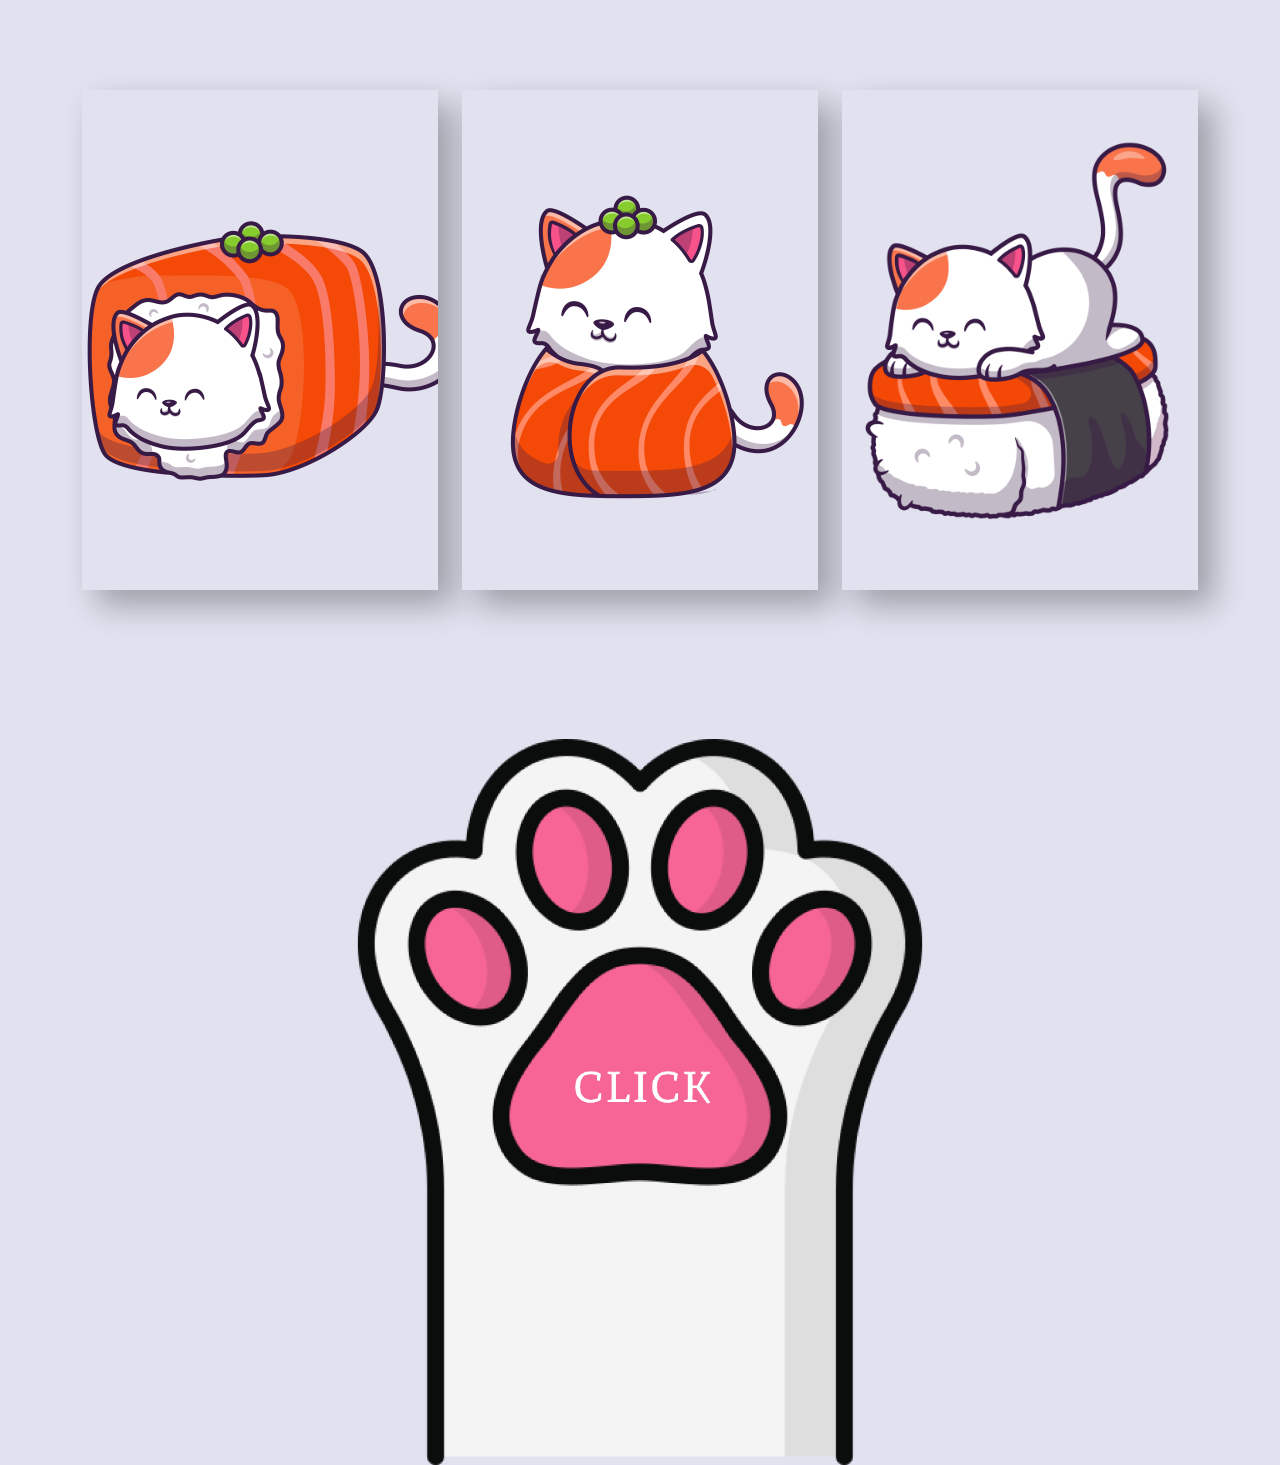
<file: index.html>
<!DOCTYPE html>
<html lang="en">
<!--divinectorweb.com-->

<head>
    <meta charset="UTF-8">
    <title>Image Hover With Border Animation</title>
    <meta name="viewport" content="width=device-width, initial-scale=1">
    <link rel="stylesheet" href="https://cdnjs.cloudflare.com/ajax/libs/bootstrap/5.0.1/css/bootstrap.min.css">
    <link rel="stylesheet" href="sourse/styles/style.css">
</head>

<body>
    <div class="container">
        <div class="row">
            <div class="col-lg-4 col-sm-12">
                <div class="single-team" style="background-image: url(sourse/images/cat1.jpeg);">
                    <div class="content">
                        <h3>МОЙ КОТЁНОК<span>Я поздравляю тебя с днём рождения</span></h3>
                    </div>
                </div>
            </div>
            <div class="col-lg-4 col-sm-12">
                <div class="single-team" style="background-image: url(sourse/images/cat2.jpeg);">
                    <div class="content">
                        <h3>Я ЖЕЛАЮ<span>Чтобы в твоей жизни было много света и тепла даже в самый пассмурный день</span></h3>
                    </div>
                </div>
            </div>
            <div class="col-lg-4 col-sm-12">
                <div class="single-team" style="background-image: url(sourse/images/cat3.png);">
                    <div class="content">
                        <h3>И Я ЗНАЮ<span>ЧТО ТЕБЕ ТОЧНО СМОЖЕТ ПОДНЯТЬ НАСТРОЕНИЕ</span></h3>
                    </div>
                </div>
            </div>
        </div>
    </div>
    <div class="container"><a href="places.html"><img src="sourse/images/paw.png" class="rounded mx-auto d-block" alt="лапка кошечки">
    </div></a>
    </div>
</body>

</html>
</file>
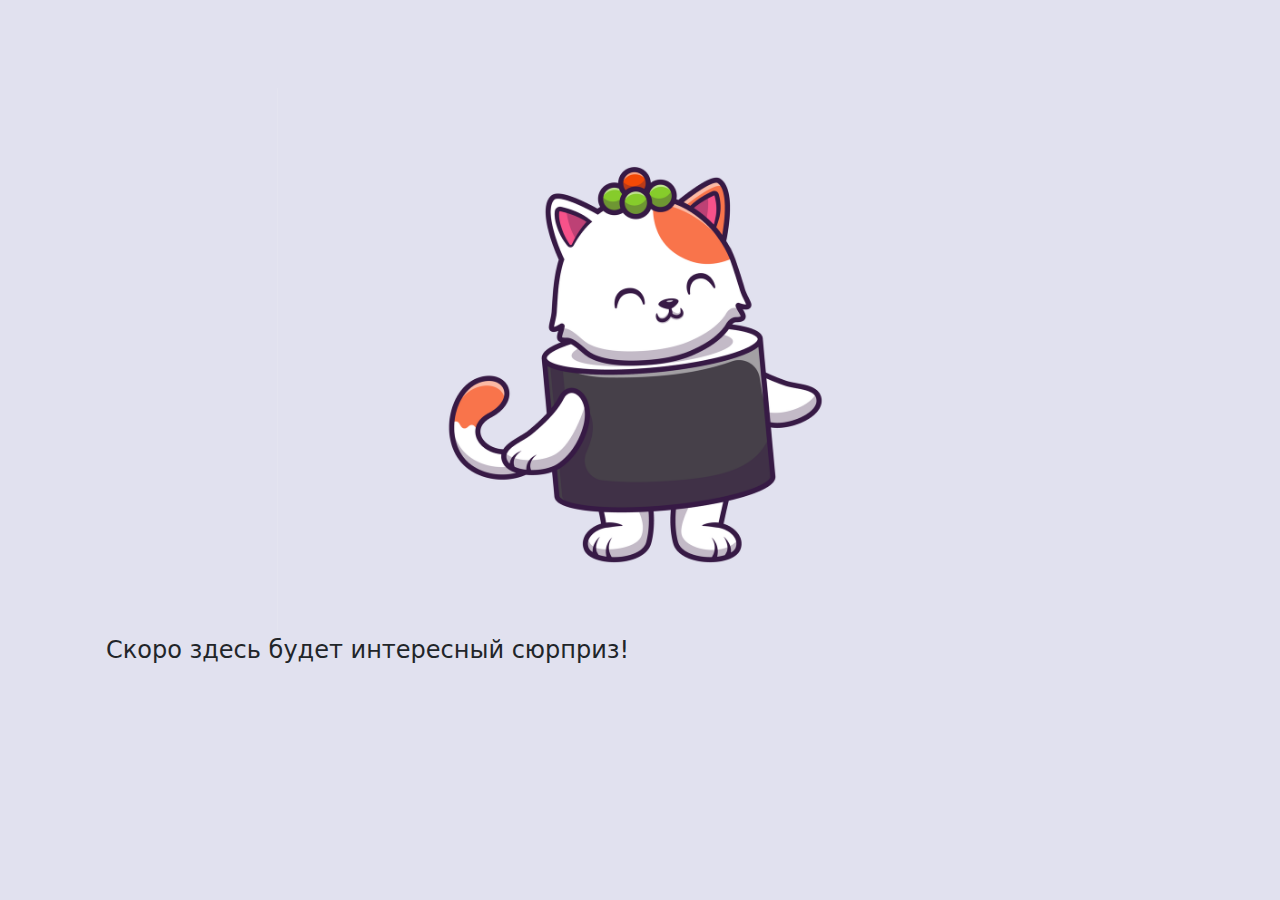
<file: places.html>
<!DOCTYPE html>
<html lang="en">
<!--divinectorweb.com-->

<head>
    <meta charset="UTF-8">
    <title>Image Hover With Border Animation</title>
    <meta name="viewport" content="width=device-width, initial-scale=1">
    <link rel="stylesheet" href="https://cdnjs.cloudflare.com/ajax/libs/bootstrap/5.0.1/css/bootstrap.min.css">
    <link rel="stylesheet" href="sourse/styles/style.css">
</head>

<body>
    <section>
        <div class="container-fluid">
            <div class="row">
                <div class="col-lg-12 col-md-12 ">
                    <div class="container">
                        <img src="sourse/images/cat4.png" class="img-fluid" alt="...">
                        <p class="fs-4 fw-light mx-4">Скоро здесь будет интересный сюрприз!</p>
                    </div>
                </div>
            </div>

    </section>
</body>

</html>
</file>
<file: sourse/styles/style.css>
html {
    height: 100%;
}

body {
    height: 100%;
    display: flex;
    flex-direction: column;
}

section {
    flex-grow: 1;
}

img {
    display: block;
    margin-top: 60px;
    margin-bottom: 0px;
    margin-left: auto;
    margin-right: auto;
    width: 65%;
}

body {
	background: #E1E1EF;
}
.container {
	margin-top: 7%;
}
.single-team {
	position: relative;
	width: auto;
	height: 500px;
	background-size: cover;
	background-position: center;
	overflow: hidden;
	box-shadow: 15px 15px 30px rgba(0, 0, 0, 0.3);
}
.single-team:before {
	content: "";
	width: 100%;
	height: 100%;
	background: #301940;
	position: absolute;
	top: 0;
	left: 0;
	opacity: 0;
	transition: all .35s ease 0s
}
.single-team:hover:before {
	opacity: 1
}
.single-team .content {
	width: 90%;
	height: 90%;
	position: absolute;
	top: 5%;
	left: 5%
}
.single-team .content:after, .single-team .content:before {
	content: "";
	position: absolute;
	top: 0;
	left: 0;
	bottom: 0;
	right: 0;
	opacity: 0;
	transition: all .7s ease 0s
}
.single-team .content:before {
	border-bottom: 10px double rgba(255, 255, 255, .5);
	border-top: 10px double rgba(255, 255, 255, .5);
	transform: scale(0, 1);
	transform-origin: 0 0 0
}
.single-team .content:after {
	border-left: 10px double rgba(255, 255, 255, .5);
	border-right: 10px double rgba(255, 255, 255, .5);
	transform: scale(1, 0);
	transform-origin: 100% 0 0
}
.single-team:hover .content:after, .single-team:hover .content:before {
	opacity: 1;
	transform: scale(1);
	transition-delay: .15s
}
.single-team h3 {
	font-size: 31px;
	font-weight: 700;
	color: #fff;
	margin: 160px 0;
	opacity: 0;
	transform: translate3d(0, -50px, 0);
	transition: transform .5s ease 0s;
	text-align: center;
	line-height: 1.4;
	text-transform: uppercase;
}
.single-team h3 span {
	font-size: 18px;
	display: block;
	letter-spacing: 5px;
	opacity: .5;
}
.single-team:hover h3 {
	opacity: 1;
	transform: translate3d(0, 0, 0)
}
@media (max-width: 991px) {
	.single-team {
		margin-bottom: 30px;
	}
}
</file>
